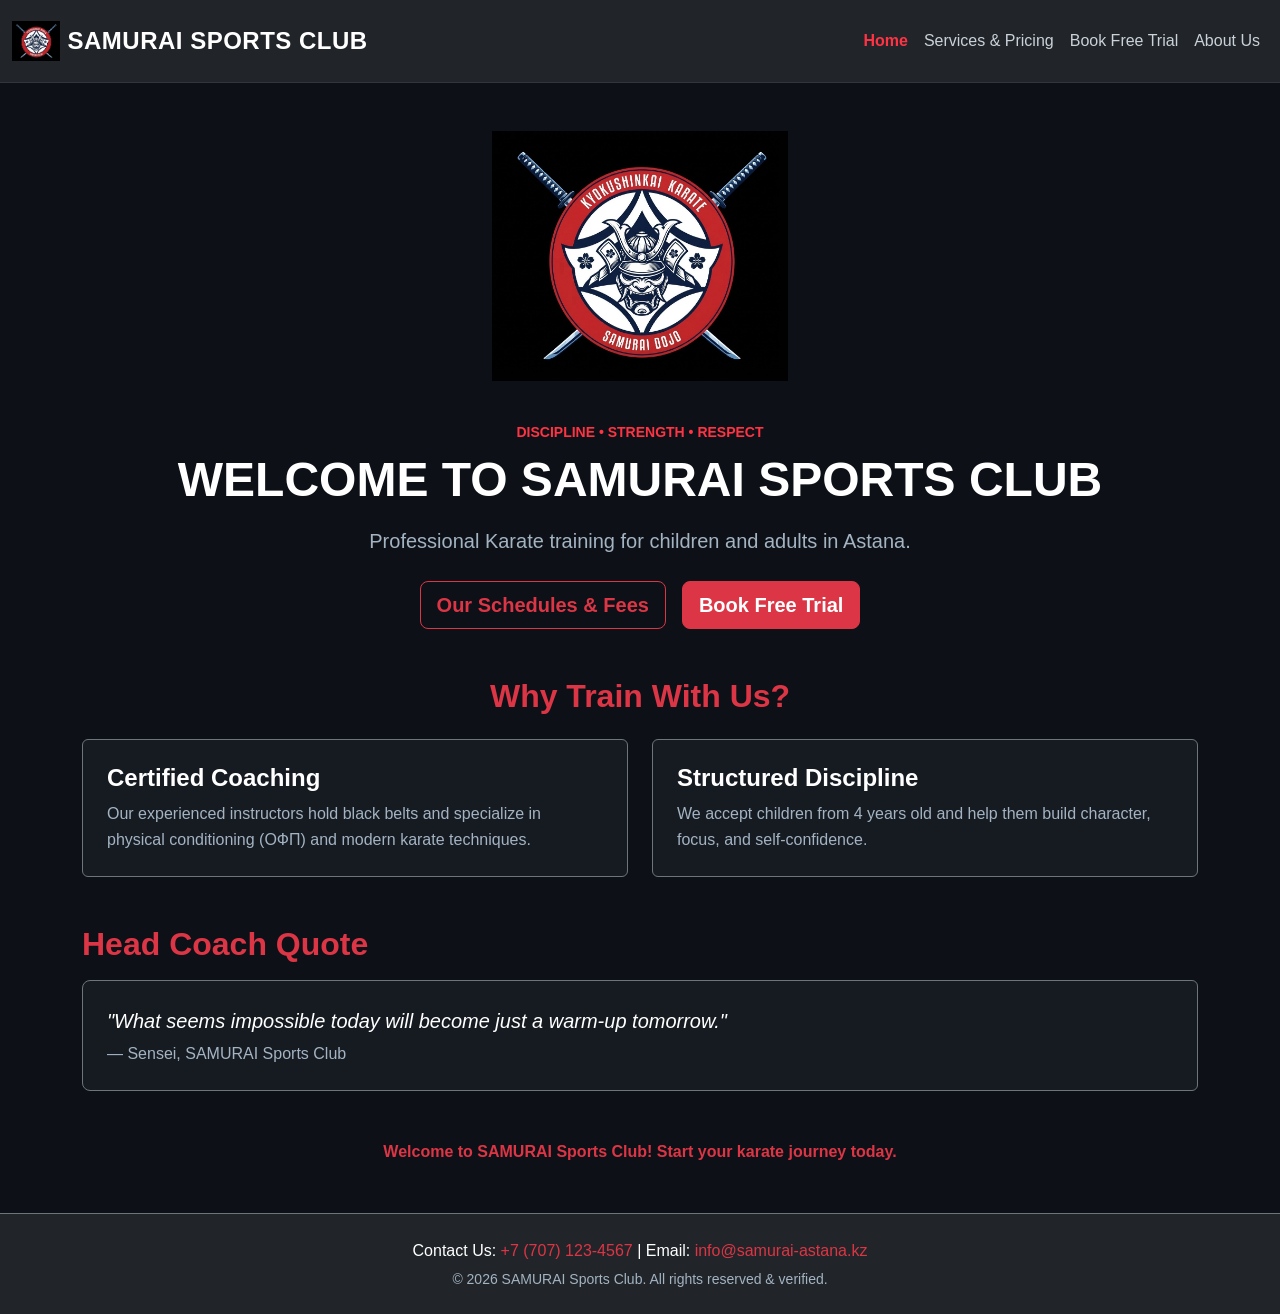
<file: index.html>
<!DOCTYPE html>
<html lang="en">
<head>
    <meta charset="UTF-8">
    <meta name="viewport" content="width=device-width, initial-scale=1.0">
    <title>SAMURAI Sports Club Astana</title>
    
    <link href="https://cdn.jsdelivr.net/npm/bootstrap@5.3.3/dist/css/bootstrap.min.css" rel="stylesheet">
    <link rel="stylesheet" href="css/yasmina.css">
</head>
<body>

    <header>
        <nav class="navbar navbar-expand-md navbar-dark bg-dark py-3" id="main-navigation">
            <div class="container-fluid">
                <a class="navbar-brand d-flex align-items-center gap-2" href="index.html" id="brand-logo-link">
                    <img src="images/logo.png" alt="SAMURAI DOJO Logo" class="header-logo" id="site-logo">
                    <span class="fs-4 fw-bold text-uppercase text-white" id="site-title">SAMURAI Sports Club</span>
                </a>
                <button class="navbar-toggler" type="button" data-bs-toggle="collapse" data-bs-target="#mainNavbar" aria-controls="mainNavbar" aria-expanded="false" aria-label="Toggle navigation" id="navbar-toggle-btn">
                    <span class="navbar-toggler-icon"></span>
                </button>
                <div class="collapse navbar-collapse" id="mainNavbar">
                    <ul class="navbar-nav ms-auto mb-2 mb-md-0" id="nav-links-list">
                        <li class="nav-item"><a class="nav-link active" href="index.html" id="nav-home">Home</a></li>
                        <li class="nav-item"><a class="nav-link" href="services.html" id="nav-services">Services &amp; Pricing</a></li>
                        <li class="nav-item"><a class="nav-link" href="order.html" id="nav-order">Book Free Trial</a></li>
                        <li class="nav-item"><a class="nav-link" href="colophon.html" id="nav-colophon">About Us</a></li>
                    </ul>
                </div>
            </div>
        </nav>
    </header>

    <main class="container my-5 text-center" id="main-content">
        <div class="mb-4" id="hero-image-container">
            <img src="images/logo.png" alt="SAMURAI Sports Club Emblem" class="hero-banner-img img-fluid" id="hero-logo-img">
        </div>

        <h1 class="display-5 fw-bold text-white mb-2" id="hero-heading">WELCOME TO SAMURAI SPORTS CLUB</h1>
        <p class="lead text-muted mb-4" id="hero-subheading">Professional Karate training for children and adults in Astana.</p>

        <div class="d-flex justify-content-center gap-3 mb-5" id="hero-action-buttons">
            <a href="services.html" class="btn btn-outline-danger btn-lg fw-bold" id="btn-view-services">Our Schedules &amp; Fees</a>
            <a href="order.html" class="btn btn-danger btn-lg fw-bold" id="btn-book-trial">Book Free Trial</a>
        </div>

        <section class="my-5 text-start" id="features-section">
            <h2 class="text-danger fw-bold mb-4 text-center" id="features-heading">Why Train With Us?</h2>
            <div class="row g-4" id="features-grid">
                <div class="col-12 col-md-6">
                    <div class="p-4 bg-brand-dark rounded border border-secondary h-100" id="feature-card-1">
                        <h3 class="h4 text-white fw-bold mb-2">Certified Coaching</h3>
                        <p class="text-muted mb-0">Our experienced instructors hold black belts and specialize in physical conditioning (ОФП) and modern karate techniques.</p>
                    </div>
                </div>
                <div class="col-12 col-md-6">
                    <div class="p-4 bg-brand-dark rounded border border-secondary h-100" id="feature-card-2">
                        <h3 class="h4 text-white fw-bold mb-2">Structured Discipline</h3>
                        <p class="text-muted mb-0">We accept children from 4 years old and help them build character, focus, and self-confidence.</p>
                    </div>
                </div>
            </div>
        </section>

        <section class="my-5 text-start" id="quote-section">
            <h2 class="text-danger fw-bold mb-3" id="quote-heading">Head Coach Quote</h2>
            <blockquote class="p-4 rounded-end" id="coach-quote-box">
                <p class="fs-5 fst-italic text-white mb-1" id="coach-quote-text">"What seems impossible today will become just a warm-up tomorrow."</p>
                <footer class="text-muted" id="coach-quote-author">— Sensei, SAMURAI Sports Club</footer>
            </blockquote>
        </section>

        <div id="home-js-message-container" class="mt-4"></div>
    </main>

    <footer class="bg-dark text-white text-center py-4 border-top border-secondary" id="main-footer">
        <div class="container">
            <p class="mb-1" id="footer-contact-info">Contact Us: <a href="tel:+77071234567" class="text-danger text-decoration-none" id="footer-phone">+7 (707) 123-4567</a> | Email: <a href="mailto:info@samurai-astana.kz" class="text-danger text-decoration-none" id="footer-email">info@samurai-astana.kz</a></p>
            <p class="mb-0 text-muted small" id="footer-copyright">&copy; 2026 SAMURAI Sports Club. All rights reserved &amp; verified.</p>
        </div>
    </footer>

    <script src="https://cdn.jsdelivr.net/npm/bootstrap@5.3.3/dist/js/bootstrap.bundle.min.js"></script>
    <script src="js/main.js"></script>
    <script src="js/home-enhance.js"></script>

</body>
</html>
</file>
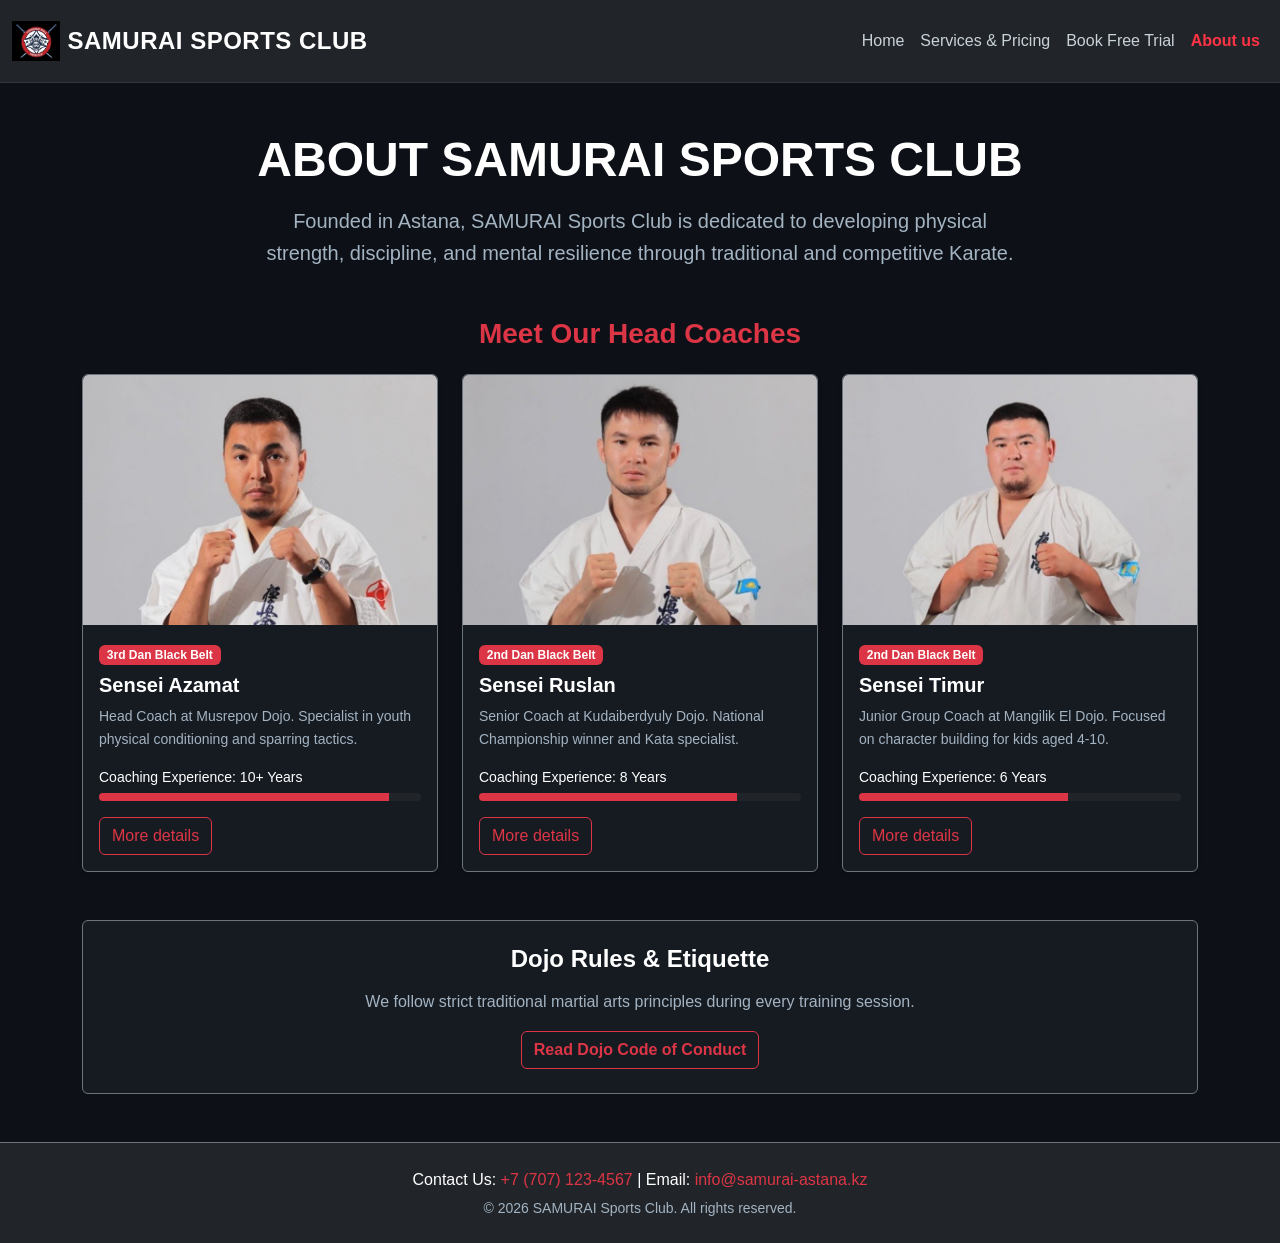
<file: colophon.html>
<!DOCTYPE html>
<html lang="en">
<head>
    <meta charset="UTF-8">
    <meta name="viewport" content="width=device-width, initial-scale=1.0">
    <meta name="description" content="Learn about SAMURAI Sports Club history, mission, and certified coaching staff.">
    <meta name="author" content="Yasmina">
    <title>About Us &amp; Coaches — SAMURAI Sports Club</title>

    
    <link href="https://cdn.jsdelivr.net/npm/bootstrap@5.3.3/dist/css/bootstrap.min.css" rel="stylesheet">
    <link rel="stylesheet" href="css/yasmina.css">
</head>
<body>

    <header>
        <nav class="navbar navbar-expand-md navbar-dark bg-dark py-3">
            <div class="container-fluid">
                <a class="navbar-brand d-flex align-items-center gap-2" href="index.html">
                    <img src="images/logo.png" alt="SAMURAI DOJO Logo" class="header-logo">
                    <span class="fs-4 fw-bold text-uppercase text-white">SAMURAI Sports Club</span>
                </a>
                <button class="navbar-toggler" type="button" data-bs-toggle="collapse" data-bs-target="#mainNavbar" aria-controls="mainNavbar" aria-expanded="false" aria-label="Toggle navigation">
                    <span class="navbar-toggler-icon"></span>
                </button>
                <div class="collapse navbar-collapse" id="mainNavbar">
                    <ul class="navbar-nav ms-auto mb-2 mb-md-0">
                        <li class="nav-item"><a class="nav-link" href="index.html">Home</a></li>
                        <li class="nav-item"><a class="nav-link" href="services.html">Services &amp; Pricing</a></li>
                        <li class="nav-item"><a class="nav-link" href="order.html">Book Free Trial</a></li>
                        <li class="nav-item"><a class="nav-link active" href="colophon.html">About us</a></li>
                    </ul>
                </div>
            </div>
        </nav>
    </header>

    
    <main class="container my-5">
        
        
        <section class="text-center mb-5">
            <h1 class="display-5 fw-bold text-white mb-3">ABOUT SAMURAI SPORTS CLUB</h1>
            <p class="lead text-muted mx-auto" style="max-width: 750px;">
                Founded in Astana, SAMURAI Sports Club is dedicated to developing physical strength, discipline, and mental resilience through traditional and competitive Karate.
            </p>
        </section>

        
        <section class="mb-5">
            <h2 class="h3 text-danger fw-bold text-center mb-4">Meet Our Head Coaches</h2>
            
            <div class="row g-4">
                
                <div class="col-12 col-md-6 col-lg-4">
                    <div class="card bg-brand-dark text-white border-secondary h-100 shadow-sm">
                        <img src="images/trainee1.png" class="card-img-top" alt="Sensei Azamat" style="height: 250px; object-fit: cover;">
                        <div class="card-body">
                            <span class="badge bg-danger mb-2">3rd Dan Black Belt</span>
                            <h3 class="h5 card-title fw-bold">Sensei Azamat</h3>
                            <p class="card-text text-muted small">Head Coach at Musrepov Dojo. Specialist in youth physical conditioning and sparring tactics.</p>
                            
                            
                            <div class="mt-3">
                                <small class="text-white d-block mb-1">Coaching Experience: 10+ Years</small>
                                <div class="progress bg-dark" style="height: 8px;">
                                    <div class="progress-bar bg-danger" role="progressbar" style="width: 90%;" aria-valuenow="90" aria-valuemin="0" aria-valuemax="100"></div>
                                </div>
                            </div>
                        </div>
                    </div>
                </div>

                
                <div class="col-12 col-md-6 col-lg-4">
                    <div class="card bg-brand-dark text-white border-secondary h-100 shadow-sm">
                        <img src="images/trainee2.png" class="card-img-top" alt="Sensei Ruslan" style="height: 250px; object-fit: cover;">
                        <div class="card-body">
                            <span class="badge bg-danger mb-2">2nd Dan Black Belt</span>
                            <h3 class="h5 card-title fw-bold">Sensei Ruslan</h3>
                            <p class="card-text text-muted small">Senior Coach at Kudaiberdyuly Dojo. National Championship winner and Kata specialist.</p>
                            
                            <div class="mt-3">
                                <small class="text-white d-block mb-1">Coaching Experience: 8 Years</small>
                                <div class="progress bg-dark" style="height: 8px;">
                                    <div class="progress-bar bg-danger" role="progressbar" style="width: 80%;" aria-valuenow="80" aria-valuemin="0" aria-valuemax="100"></div>
                                </div>
                            </div>
                        </div>
                    </div>
                </div>

                
                <div class="col-12 col-lg-4">
                    <div class="card bg-brand-dark text-white border-secondary h-100 shadow-sm">
                        <img src="images/trainee3.png" class="card-img-top" alt="Sensei Timur" style="height: 250px; object-fit: cover;">
                        <div class="card-body">
                            <span class="badge bg-danger mb-2">2nd Dan Black Belt</span>
                            <h3 class="h5 card-title fw-bold">Sensei Timur</h3>
                            <p class="card-text text-muted small">Junior Group Coach at Mangilik El Dojo. Focused on character building for kids aged 4-10.</p>
                            
                            <div class="mt-3">
                                <small class="text-white d-block mb-1">Coaching Experience: 6 Years</small>
                                <div class="progress bg-dark" style="height: 8px;">
                                    <div class="progress-bar bg-danger" role="progressbar" style="width: 65%;" aria-valuenow="65" aria-valuemin="0" aria-valuemax="100"></div>
                                </div>
                            </div>
                        </div>
                    </div>
                </div>
            </div>
        </section>

        
        <section class="text-center p-4 bg-brand-dark rounded border border-secondary my-5">
            <h2 class="h4 text-white fw-bold mb-3">Dojo Rules &amp; Etiquette</h2>
            <p class="text-muted mb-3">We follow strict traditional martial arts principles during every training session.</p>
            <button type="button" class="btn btn-outline-danger fw-bold" data-bs-toggle="modal" data-bs-target="#dojoRulesModal">
                Read Dojo Code of Conduct
            </button>
        </section>

        
        <div class="modal fade" id="dojoRulesModal" tabindex="-1" aria-labelledby="dojoRulesModalLabel" aria-hidden="true">
            <div class="modal-dialog modal-dialog-centered">
                <div class="modal-content bg-dark text-white border-secondary">
                    <div class="modal-header border-secondary">
                        <h5 class="modal-title fw-bold text-danger" id="dojoRulesModalLabel">SAMURAI Dojo Code of Conduct</h5>
                        <button type="button" class="btn-close btn-close-white" data-bs-dismiss="modal" aria-label="Close"></button>
                    </div>
                    <div class="modal-body text-start">
                        <ol class="ps-3 mb-0 text-muted">
                            <li class="mb-2"><strong class="text-white">Respect:</strong> Bow when entering and leaving the Dojo.</li>
                            <li class="mb-2"><strong class="text-white">Punctuality:</strong> Arrive 10 minutes before the scheduled class starts.</li>
                            <li class="mb-2"><strong class="text-white">Uniform:</strong> Wear a clean traditional Dogi (karate suit) or sport kit.</li>
                            <li><strong class="text-white">Discipline:</strong> Listen attentively to Sensei instructions at all times.</li>
                        </ol>
                    </div>
                    <div class="modal-footer border-secondary">
                        <button type="button" class="btn btn-danger" data-bs-dismiss="modal">I Understand</button>
                    </div>
                </div>
            </div>
        </div>

    </main>

    
    <footer class="bg-dark text-white text-center py-4 border-top border-secondary">
        <div class="container">
            <p class="mb-1">Contact Us: <a href="tel:+77071234567" class="text-danger text-decoration-none">+7 (707) 123-4567</a> | Email: <a href="mailto:info@samurai-astana.kz" class="text-danger text-decoration-none">info@samurai-astana.kz</a></p>
            <p class="mb-0 text-muted small">&copy; 2026 SAMURAI Sports Club. All rights reserved.</p>
        </div>
    </footer>

    <script src="https://cdn.jsdelivr.net/npm/bootstrap@5.3.3/dist/js/bootstrap.bundle.min.js"></script>
    <script src="js/coaches.js"></script>
    
</body>
</html>
</file>
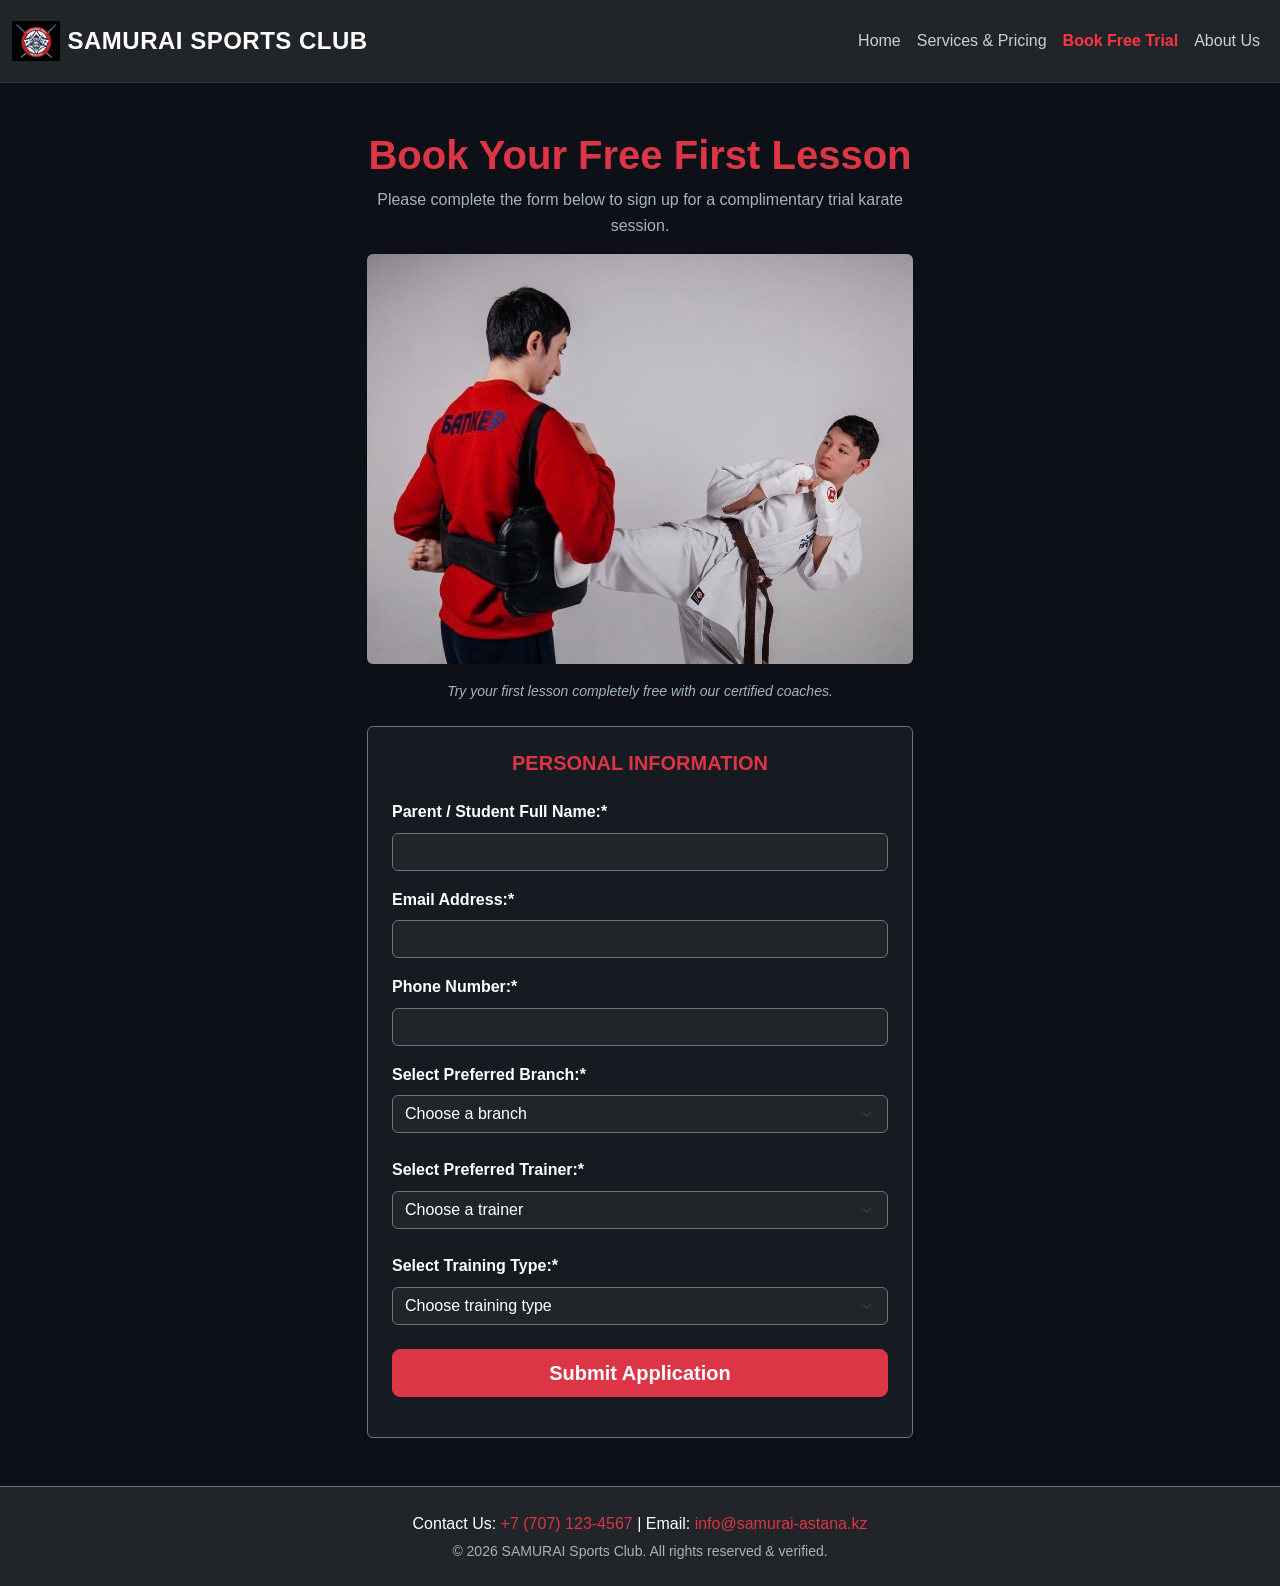
<file: order.html>
<!DOCTYPE html>
<html lang="en">
<head>
    <meta charset="UTF-8">
    <meta name="viewport" content="width=device-width, initial-scale=1.0">
    <title>Book Free Trial — SAMURAI Sports Club</title>

    <link href="https://cdn.jsdelivr.net/npm/bootstrap@5.3.3/dist/css/bootstrap.min.css" rel="stylesheet">
    <link rel="stylesheet" href="css/yasmina.css">
</head>
<body>

    <header>
        <nav class="navbar navbar-expand-md navbar-dark bg-dark py-3" id="main-navigation">
            <div class="container-fluid">
                <a class="navbar-brand d-flex align-items-center gap-2" href="index.html" id="brand-logo-link">
                    <img src="images/logo.png" alt="SAMURAI DOJO Logo" class="header-logo" id="site-logo">
                    <span class="fs-4 fw-bold text-uppercase text-white" id="site-title">SAMURAI Sports Club</span>
                </a>

                <button class="navbar-toggler" type="button" data-bs-toggle="collapse" data-bs-target="#mainNavbar" aria-controls="mainNavbar" aria-expanded="false" aria-label="Toggle navigation" id="navbar-toggle-btn">
                    <span class="navbar-toggler-icon"></span>
                </button>

                <div class="collapse navbar-collapse" id="mainNavbar">
                    <ul class="navbar-nav ms-auto mb-2 mb-md-0" id="nav-links-list">
                        <li class="nav-item"><a class="nav-link" href="index.html" id="nav-home">Home</a></li>
                        <li class="nav-item"><a class="nav-link" href="services.html" id="nav-services">Services &amp; Pricing</a></li>
                        <li class="nav-item"><a class="nav-link active" href="order.html" id="nav-order">Book Free Trial</a></li>
                        <li class="nav-item"><a class="nav-link" href="colophon.html" id="nav-colophon">About Us</a></li>
                    </ul>
                </div>
            </div>
        </nav>
    </header>

    <main class="container my-5" id="order-main-content">
        <div class="row justify-content-center" id="order-row">
            <div class="col-12 col-md-8 col-lg-6 text-center" id="order-column">

                <section class="order-hero mb-4" id="order-hero-section">
                    <h1 class="display-6 fw-bold text-danger mb-2" id="order-heading">Book Your Free First Lesson</h1>
                    <p class="text-muted mb-3" id="order-subheading">Please complete the form below to sign up for a complimentary trial karate session.</p>

                    <div class="mb-3" id="order-image-container">
                        <img src="images/trial.jpg" alt="Karate Trial Session" class="img-fluid rounded shadow-sm" id="order-hero-img">
                    </div>

                    <p class="text-muted fst-italic small" id="order-notice">Try your first lesson completely free with our certified coaches.</p>
                </section>

                <section class="p-4 bg-brand-dark rounded border border-secondary text-start" id="form-wrapper-section">
                    <form id="trial-form">
                        <h2 class="h5 text-danger fw-bold text-uppercase mb-4 text-center" id="form-heading">Personal Information</h2>

                        <div class="mb-3" id="field-fullname-wrapper">
                            <label for="user-fullname" class="form-label text-white fw-semibold" id="label-fullname">Parent / Student Full Name:*</label>
                            <input type="text" id="user-fullname" name="fullname" class="form-control bg-dark text-white border-secondary" placeholder="e.g. Arman Aliyev" required>
                        </div>

                        <div class="mb-3" id="field-email-wrapper">
                            <label for="user-email" class="form-label text-white fw-semibold" id="label-email">Email Address:*</label>
                            <input type="email" id="user-email" name="email" class="form-control bg-dark text-white border-secondary" placeholder="example@mail.com" required>
                        </div>

                        <div class="mb-3" id="field-phone-wrapper">
                            <label for="user-phone" class="form-label text-white fw-semibold" id="label-phone">Phone Number:*</label>
                            <input type="tel" id="user-phone" name="phone" class="form-control bg-dark text-white border-secondary" placeholder="+7 (707) 123-4567" required>
                        </div>

                        <div class="mb-4" id="field-branch-wrapper">
                            <label for="user-branch" class="form-label text-white fw-semibold" id="label-branch">Select Preferred Branch:*</label>
                            <select id="user-branch" name="branch" class="form-select bg-dark text-white border-secondary" required>
                                <option value="" disabled selected id="opt-default">Choose a branch</option>
                                <option value="musrepov" id="opt-musrepov">Dojo 1: Musrepov 14/2 (Coach: Azamat)</option>
                                <option value="kudaiberdyuly" id="opt-kudaiberdyuly">Dojo 2: Kudaiberdyuly 23 (Coach: Ruslan)</option>
                                <option value="mangal" id="opt-mangal">Dojo 3: Mangilik El 19 (Coach: Timur)</option>
                                <option value="turkestan" id="opt-turkestan">Dojo 4: Turkestan 8/2 (Coach: Alikhan)</option>
                                <option value="ulytau" id="opt-ulytau">Dojo 5: Uly Dala 27 (Coach: Sultan)</option>
                                <option value="abylai" id="opt-abylai">Dojo 6: Abylai Khan 40 (Coach: Nurlan)</option>
                                <option value="kabanbay" id="opt-kabanbay">Dojo 7: Kabanbay Batyr 11 (Coach: Daniyar)</option>
                                <option value="tauelsizdik" id="opt-tauelsizdik">Dojo 8: Tauelsizdik 34 (Coach: Yernar)</option>
                            </select>
                        </div>

                        <button type="submit" id="submit-trial-btn" class="btn btn-danger btn-lg w-100 fw-bold">Submit Application</button>
                    </form>

                    <div id="form-alert-container" class="mt-3"></div>
                </section>

            </div>
        </div>
    </main>

    <footer class="bg-dark text-white text-center py-4 border-top border-secondary" id="main-footer">
        <div class="container">
            <p class="mb-1" id="footer-contact-info">Contact Us: <a href="tel:+77071234567" class="text-danger text-decoration-none" id="footer-phone">+7 (707) 123-4567</a> | Email: <a href="mailto:info@samurai-astana.kz" class="text-danger text-decoration-none" id="footer-email">info@samurai-astana.kz</a></p>
            <p class="mb-0 text-muted small" id="footer-copyright">&copy; 2026 SAMURAI Sports Club. All rights reserved &amp; verified.</p>
        </div>
    </footer>

    <script src="https://cdn.jsdelivr.net/npm/bootstrap@5.3.3/dist/js/bootstrap.bundle.min.js"></script>
    <script src="https://code.jquery.com/jquery-3.7.1.min.js"></script>
    <script src="js/main.js"></script>
    <script src="js/jquery.js"></script>
    <script src="js/order.js"></script>

</body>
</html>
</file>
<file: css/yasmina.css>
body {
    background-color: #0d1117;
    color: #f0f6fc;
    font-family: -apple-system, BlinkMacSystemFont, "Segoe UI", Roboto, sans-serif;
    line-height: 1.6;
}

.text-muted {
    color: #a3b3c2 !important;
}

header {
    background-color: #161b22;
    border-bottom: 1px solid #30363d;
}

.header-logo {
    height: 40px;
    width: auto;
    object-fit: contain;
}

.navbar-brand span {
    letter-spacing: 0.5px;
}

.navbar-dark .navbar-nav .nav-link {
    color: #c9d1d9;
    transition: color 0.2s ease;
}

.navbar-dark .navbar-nav .nav-link:hover,
.navbar-dark .navbar-nav .nav-link.active {
    color: #ff3344;
    font-weight: 700;
}

.text-brand-red {
    color: #ff3344;
}

.bg-brand-dark {
    background-color: #161b22;
}

.card {
    transition: transform 0.25s ease, box-shadow 0.25s ease, border-color 0.25s ease;
    overflow: hidden;
}

.card:hover {
    transform: translateY(-4px);
    border-color: #ff3344 !important;
    box-shadow: 0 8px 20px rgba(255, 51, 68, 0.15);
}

.card-img-top {
    height: 280px;
    object-fit: cover;
    object-position: top center;
    transition: transform 0.3s ease;
}

.card:hover .card-img-top {
    transform: scale(1.03);
}

.form-control:focus, 
.form-select:focus {
    background-color: #161b22;
    color: #ffffff;
    border-color: #ff3344;
    box-shadow: 0 0 0 0.25rem rgba(255, 51, 68, 0.25);
}

blockquote {
    border-left: 4px solid #ff3344;
    background-color: #161b22;
    border-radius: 0 8px 8px 0;
}

kbd {
    background-color: #21262d;
    border: 1px solid #30363d;
    color: #58a6ff;
}

code {
    background-color: #21262d;
    color: #7ee787;
}

.hero-banner-img {
    max-height: 250px;
    object-fit: contain;
}

.is-hidden {
    display: none !important;
}

.is-active {
    border-color: #ff3344 !important;
}

.is-error {
    border-color: #dc3545 !important;
    background-color: rgba(220, 53, 69, 0.1) !important;
}

.is-success {
    border-color: #198754 !important;
    background-color: rgba(25, 135, 84, 0.1) !important;
}
</file>
